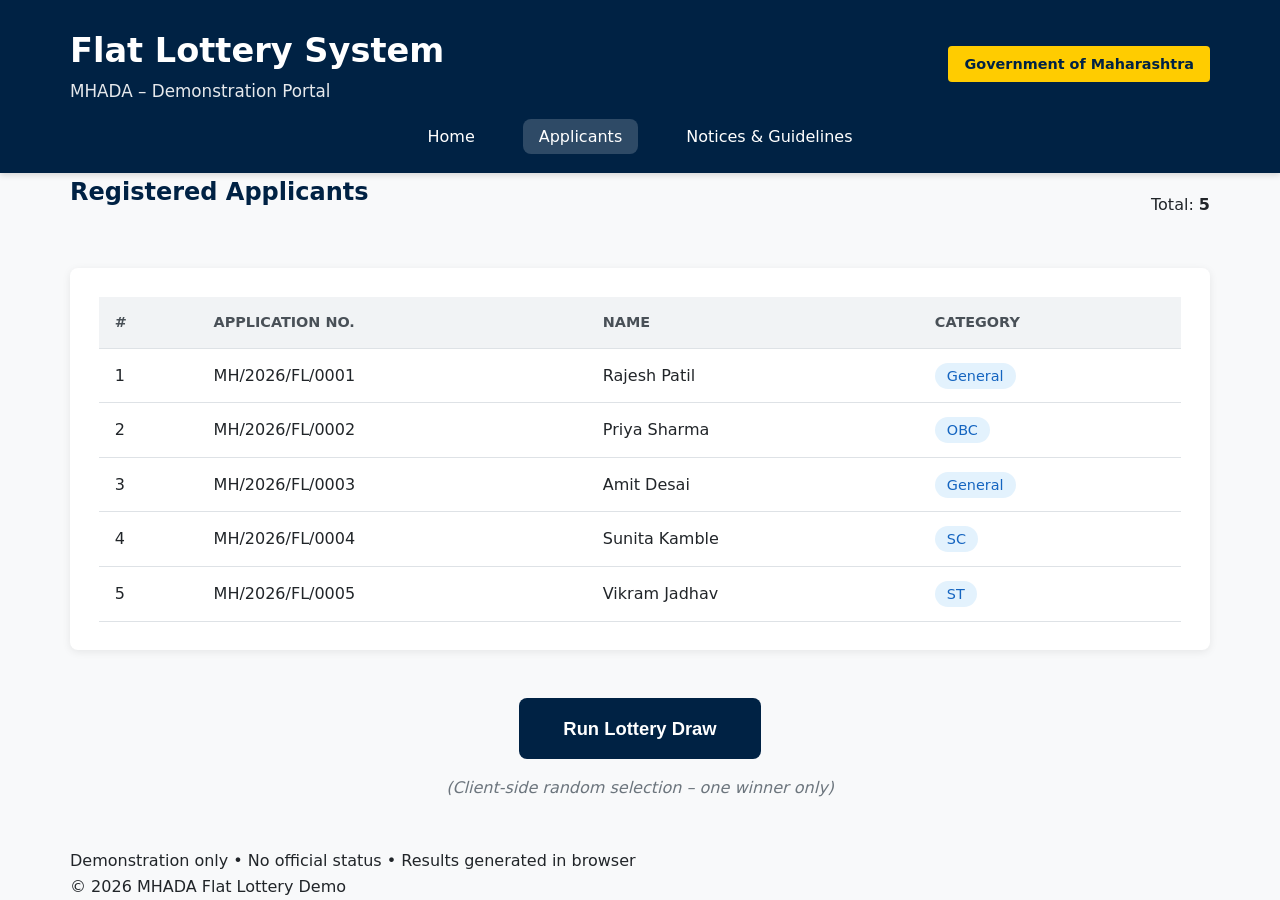
<file: applicants.html>
<!DOCTYPE html>
<html lang="en">
<head>
  <meta charset="UTF-8" />
  <meta name="viewport" content="width=device-width, initial-scale=1.0"/>
  <title>MHADA Flat Lottery – Applicants</title>
  <link rel="stylesheet" href="styles.css"/>
  <script src="data.js" defer></script>
  <script src="main.js" defer></script>
</head>
<body>

<header class="site-header">
  <div class="container">
    <div class="header-top">
      <div class="branding">
        <h1>Flat Lottery System</h1>
        <p class="tagline">MHADA – Demonstration Portal</p>
      </div>
      <div class="gov-mark">Government of Maharashtra</div>
    </div>

    <nav class="main-nav" aria-label="Main navigation">
      <ul>
        <li><a href="home.html">Home</a></li>
        <li><a href="applicants.html" aria-current="page">Applicants</a></li>
        <li><a href="notices.html">Notices & Guidelines</a></li>
      </ul>
    </nav>
  </div>
</header>

<main class="container">
  <div class="page-header">
    <h2>Registered Applicants</h2>
    <div class="stats">Total: <strong id="total-applicants">—</strong></div>
  </div>

  <div class="card table-card">
    <div class="table-responsive">
      <table>
        <thead>
          <tr>
            <th>#</th>
            <th>Application No.</th>
            <th>Name</th>
            <th>Category</th>
          </tr>
        </thead>
        <tbody id="applicant-table-body"></tbody>
      </table>
    </div>
  </div>

  <div class="draw-section">
    <button type="button" class="btn btn-primary btn-large" onclick="runLottery()">
      Run Lottery Draw
    </button>
    <p class="hint">(Client-side random selection – one winner only)</p>
  </div>
</main>

<footer class="site-footer">
  <div class="container">
    <p>Demonstration only • No official status • Results generated in browser</p>
    <p>© 2026 MHADA Flat Lottery Demo</p>
  </div>
</footer>

</body>
</html>
</file>
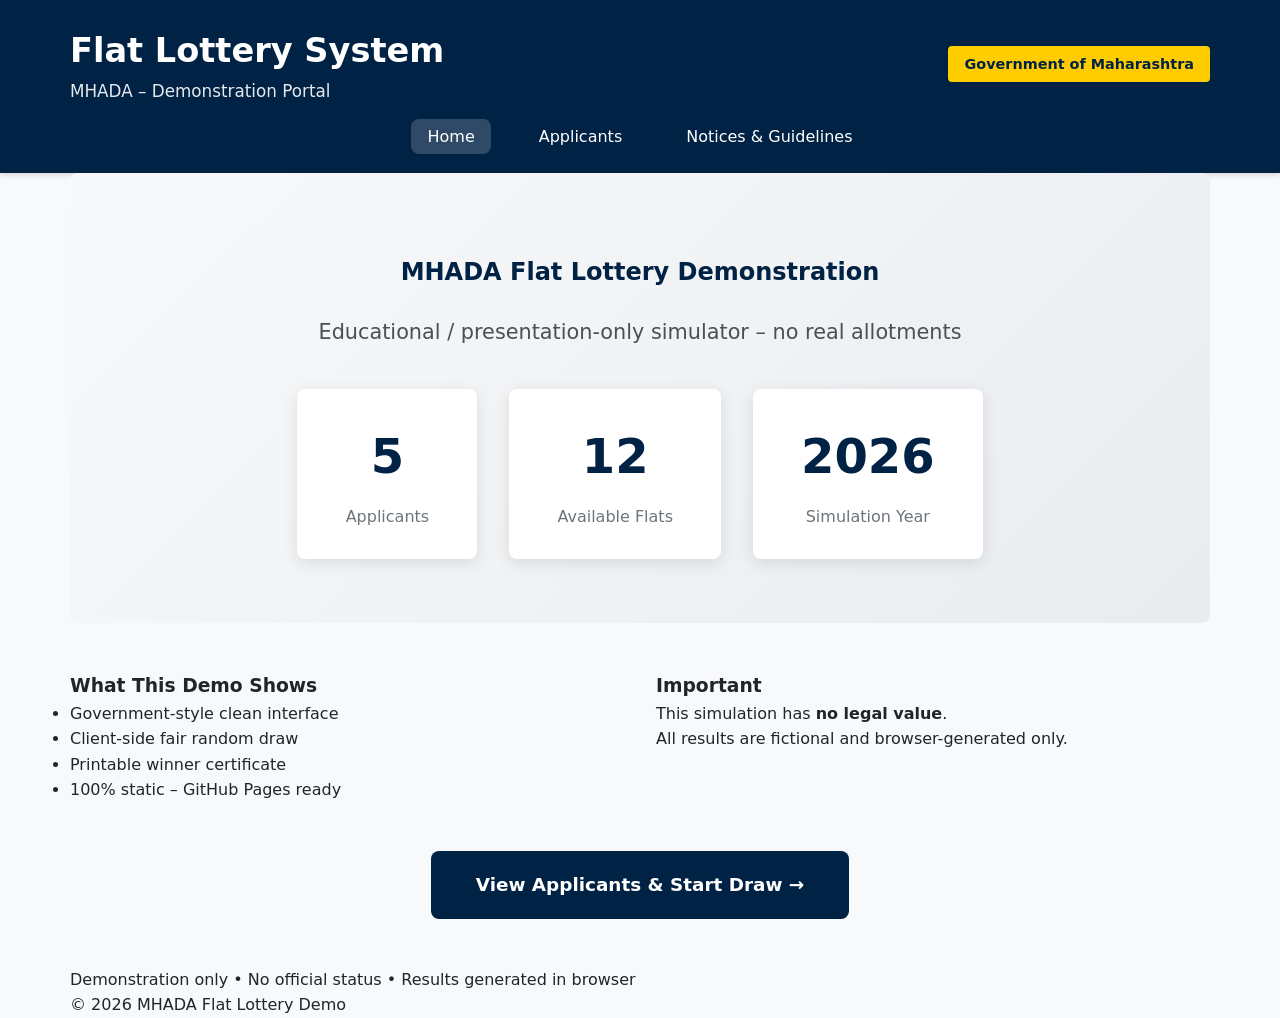
<file: home.html>
<!DOCTYPE html>
<html lang="en">
<head>
  <meta charset="UTF-8" />
  <meta name="viewport" content="width=device-width, initial-scale=1.0"/>
  <title>MHADA Flat Lottery – Demo Home</title>
  <link rel="stylesheet" href="styles.css"/>
  <script src="data.js" defer></script>
  <script src="main.js" defer></script>
</head>
<body>

<header class="site-header">
  <div class="container">
    <div class="header-top">
      <div class="branding">
        <h1>Flat Lottery System</h1>
        <p class="tagline">MHADA – Demonstration Portal</p>
      </div>
      <div class="gov-mark">Government of Maharashtra</div>
    </div>

    <nav class="main-nav" aria-label="Main navigation">
      <ul>
        <li><a href="home.html" aria-current="page">Home</a></li>
        <li><a href="applicants.html">Applicants</a></li>
        <li><a href="notices.html">Notices & Guidelines</a></li>
      </ul>
    </nav>
  </div>
</header>

<main class="container">
  <section class="hero">
    <h2>MHADA Flat Lottery Demonstration</h2>
    <p class="lead">Educational / presentation-only simulator – no real allotments</p>

    <div class="stats-grid">
      <div class="stat-box">
        <div class="stat-value" id="stats-applicants">—</div>
        <div class="stat-label">Applicants</div>
      </div>
      <div class="stat-box">
        <div class="stat-value" id="stats-flats">—</div>
        <div class="stat-label">Available Flats</div>
      </div>
      <div class="stat-box">
        <div class="stat-value">2026</div>
        <div class="stat-label">Simulation Year</div>
      </div>
    </div>
  </section>

  <section class="features">
    <div class="feature-card">
      <h3>What This Demo Shows</h3>
      <ul>
        <li>Government-style clean interface</li>
        <li>Client-side fair random draw</li>
        <li>Printable winner certificate</li>
        <li>100% static – GitHub Pages ready</li>
      </ul>
    </div>
    <div class="feature-card warning">
      <h3>Important</h3>
      <p class="highlight">This simulation has <strong>no legal value</strong>.<br>All results are fictional and browser-generated only.</p>
    </div>
  </section>

  <div class="cta">
    <a href="applicants.html" class="btn btn-primary btn-large">View Applicants & Start Draw →</a>
  </div>
</main>

<footer class="site-footer">
  <div class="container">
    <p>Demonstration only • No official status • Results generated in browser</p>
    <p>© 2026 MHADA Flat Lottery Demo</p>
  </div>
</footer>

</body>
</html>
</file>
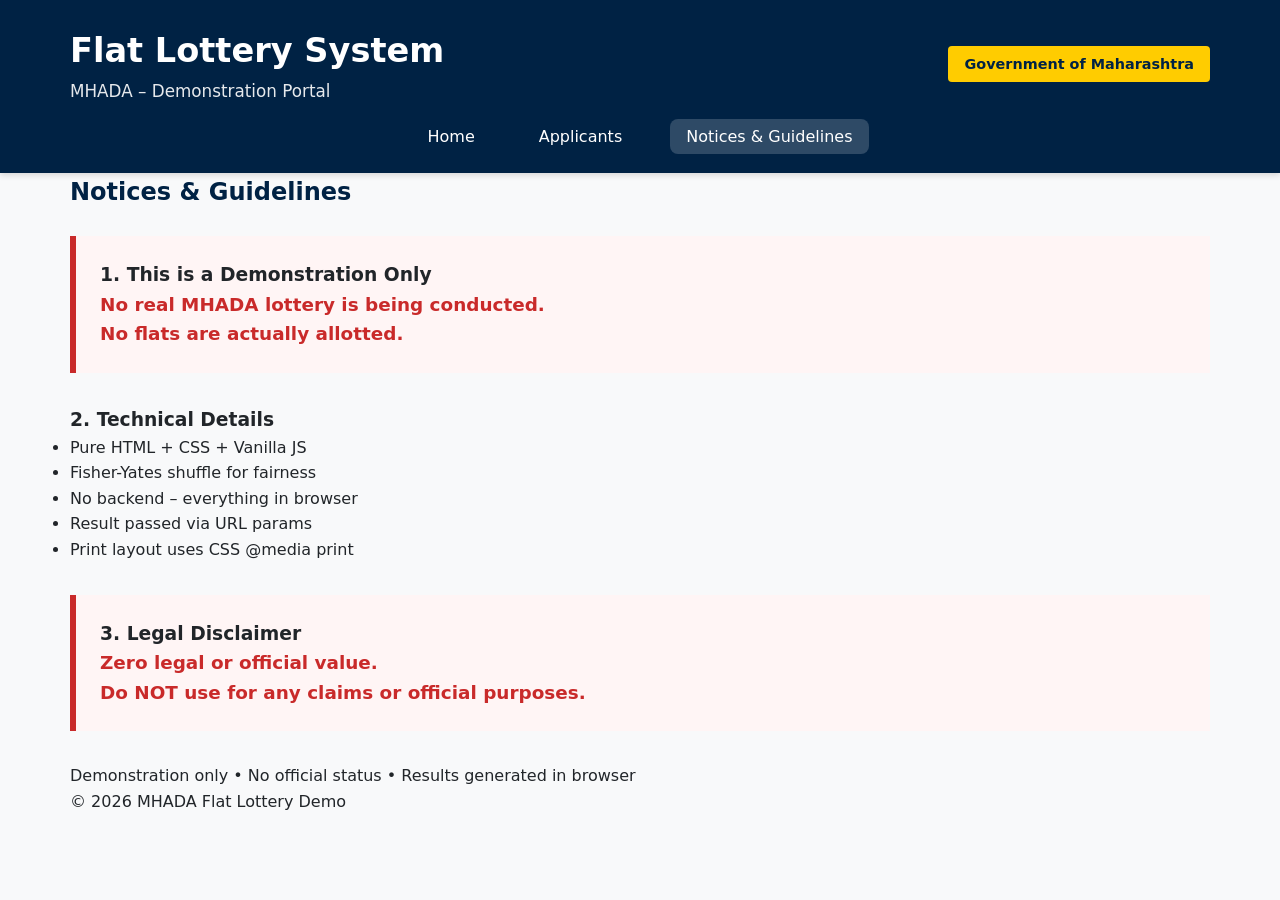
<file: notice.html>
<!DOCTYPE html>
<html lang="en">
<head>
  <meta charset="UTF-8" />
  <meta name="viewport" content="width=device-width, initial-scale=1.0"/>
  <title>MHADA Flat Lottery – Notices</title>
  <link rel="stylesheet" href="styles.css"/>
  <script src="data.js" defer></script>
  <script src="main.js" defer></script>
</head>
<body>

<header class="site-header">
  <div class="container">
    <div class="header-top">
      <div class="branding">
        <h1>Flat Lottery System</h1>
        <p class="tagline">MHADA – Demonstration Portal</p>
      </div>
      <div class="gov-mark">Government of Maharashtra</div>
    </div>

    <nav class="main-nav" aria-label="Main navigation">
      <ul>
        <li><a href="home.html">Home</a></li>
        <li><a href="applicants.html">Applicants</a></li>
        <li><a href="notices.html" aria-current="page">Notices & Guidelines</a></li>
      </ul>
    </nav>
  </div>
</header>

<main class="container">
  <h2>Notices & Guidelines</h2>

  <div class="notice warning">
    <h3>1. This is a Demonstration Only</h3>
    <p class="strong">No real MHADA lottery is being conducted.<br>No flats are actually allotted.</p>
  </div>

  <div class="notice">
    <h3>2. Technical Details</h3>
    <ul>
      <li>Pure HTML + CSS + Vanilla JS</li>
      <li>Fisher-Yates shuffle for fairness</li>
      <li>No backend – everything in browser</li>
      <li>Result passed via URL params</li>
      <li>Print layout uses CSS @media print</li>
    </ul>
  </div>

  <div class="notice warning">
    <h3>3. Legal Disclaimer</h3>
    <p class="strong">Zero legal or official value.<br>Do NOT use for any claims or official purposes.</p>
  </div>
</main>

<footer class="site-footer">
  <div class="container">
    <p>Demonstration only • No official status • Results generated in browser</p>
    <p>© 2026 MHADA Flat Lottery Demo</p>
  </div>
</footer>

</body>
</html>
</file>
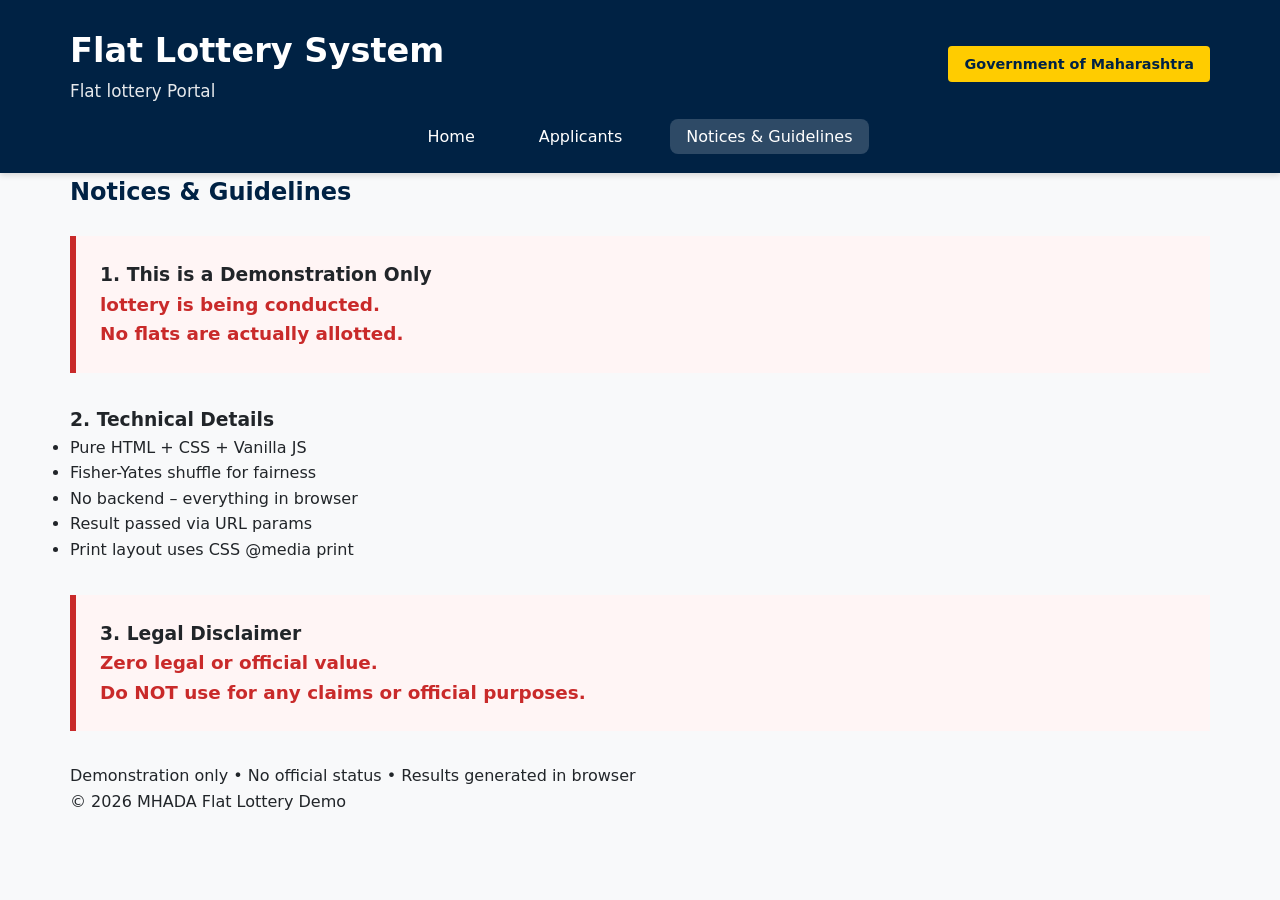
<file: notices.html>
<!DOCTYPE html>
<html lang="en">
<head>
  <meta charset="UTF-8" />
  <meta name="viewport" content="width=device-width, initial-scale=1.0"/>
  <title> Flat Lottery – Notices</title>
  <link rel="stylesheet" href="styles.css"/>
  <script src="data.js" defer></script>
  <script src="main.js" defer></script>
</head>
<body>

<header class="site-header">
  <div class="container">
    <div class="header-top">
      <div class="branding">
        <h1>Flat Lottery System</h1>
        <p class="tagline">Flat lottery Portal</p>
      </div>
      <div class="gov-mark">Government of Maharashtra</div>
    </div>

    <nav class="main-nav" aria-label="Main navigation">
      <ul>
        <li><a href="home.html">Home</a></li>
        <li><a href="applicants.html">Applicants</a></li>
        <li><a href="notices.html" aria-current="page">Notices & Guidelines</a></li>
      </ul>
    </nav>
  </div>
</header>

<main class="container">
  <h2>Notices & Guidelines</h2>

  <div class="notice warning">
    <h3>1. This is a Demonstration Only</h3>
    <p class="strong">lottery is being conducted.<br>No flats are actually allotted.</p>
  </div>

  <div class="notice">
    <h3>2. Technical Details</h3>
    <ul>
      <li>Pure HTML + CSS + Vanilla JS</li>
      <li>Fisher-Yates shuffle for fairness</li>
      <li>No backend – everything in browser</li>
      <li>Result passed via URL params</li>
      <li>Print layout uses CSS @media print</li>
    </ul>
  </div>

  <div class="notice warning">
    <h3>3. Legal Disclaimer</h3>
    <p class="strong">Zero legal or official value.<br>Do NOT use for any claims or official purposes.</p>
  </div>
</main>

<footer class="site-footer">
  <div class="container">
    <p>Demonstration only • No official status • Results generated in browser</p>
    <p>© 2026 MHADA Flat Lottery Demo</p>
  </div>
</footer>

</body>
</html>
</file>
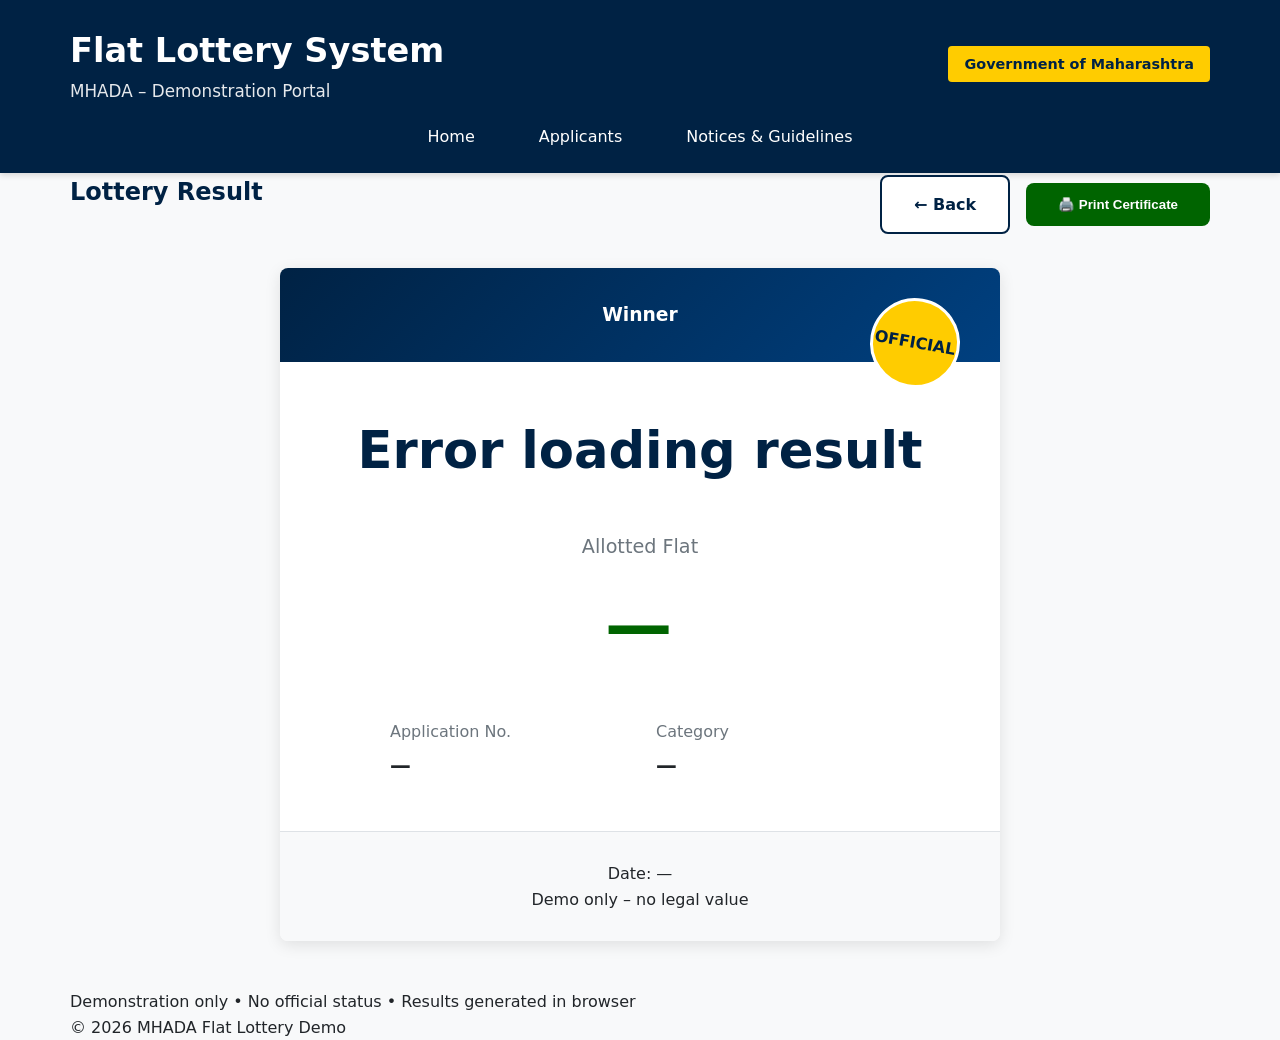
<file: result.html>
<!DOCTYPE html>
<html lang="en">
<head>
  <meta charset="UTF-8" />
  <meta name="viewport" content="width=device-width, initial-scale=1.0"/>
  <title>MHADA Flat Lottery – Result</title>
  <link rel="stylesheet" href="styles.css"/>
  <script src="data.js" defer></script>
  <script src="main.js" defer></script>
</head>
<body>

<header class="site-header">
  <div class="container">
    <div class="header-top">
      <div class="branding">
        <h1>Flat Lottery System</h1>
        <p class="tagline">MHADA – Demonstration Portal</p>
      </div>
      <div class="gov-mark">Government of Maharashtra</div>
    </div>

    <nav class="main-nav" aria-label="Main navigation">
      <ul>
        <li><a href="home.html">Home</a></li>
        <li><a href="applicants.html">Applicants</a></li>
        <li><a href="notices.html">Notices & Guidelines</a></li>
      </ul>
    </nav>
  </div>
</header>

<main class="container">
  <div class="page-header">
    <h2>Lottery Result</h2>
    <div class="actions">
      <a href="applicants.html" class="btn btn-outline">← Back</a>
      <button type="button" class="btn btn-print" onclick="window.print()">
        🖨️ Print Certificate
      </button>
    </div>
  </div>

  <article class="result-box">
    <div class="result-header">
      <div class="seal">OFFICIAL</div>
      <h3>Winner</h3>
    </div>
    <div class="result-content">
      <h1 class="winner-name" id="winner-name">—</h1>
      <div class="flat-block">
        <div class="flat-label">Allotted Flat</div>
        <div class="flat-number" id="flat-number">—</div>
      </div>
      <dl class="result-details">
        <div>
          <dt>Application No.</dt>
          <dd id="winner-app-no">—</dd>
        </div>
        <div>
          <dt>Category</dt>
          <dd id="winner-category">—</dd>
        </div>
      </dl>
    </div>
    <div class="result-meta">
      <p>Date: <time id="result-date">—</time></p>
      <p class="disclaimer">Demo only – no legal value</p>
    </div>
  </article>

  <!-- Print-only version -->
  <div class="print-only">
    <div class="certificate">
      <header class="cert-head">
        <div class="cert-emblem">GOVERNMENT OF MAHARASHTRA</div>
        <h1>MHADA FLAT LOTTERY</h1>
        <h2>Winner Certificate – Demo</h2>
      </header>

      <section class="cert-body">
        <p>This is to certify that</p>
        <h3 id="cert-winner-name" class="cert-name">—</h3>
        <p>Application No. <strong id="cert-winner-app-no">—</strong></p>
        <p>has been selected in this demonstration draw and allotted:</p>

        <div class="cert-flat">
          <div class="cert-flat-label">Flat No.</div>
          <div class="cert-flat-value" id="cert-flat-number">—</div>
        </div>

        <p class="cert-date">Mumbai, <span id="cert-date">—</span></p>
      </section>

      <footer class="cert-footer">
        <div class="signature">
          <div class="line"></div>
          <p>Authorised Signatory (Demo)</p>
        </div>
        <div class="cert-seal-big">MHADA</div>
      </footer>

      <p class="cert-footnote">
        Generated by client-side JavaScript • For demonstration only • No legal validity
      </p>
    </div>
  </div>
</main>

<footer class="site-footer">
  <div class="container">
    <p>Demonstration only • No official status • Results generated in browser</p>
    <p>© 2026 MHADA Flat Lottery Demo</p>
  </div>
</footer>

</body>
</html>
</file>
<file: styles.css>
:root {
  --color-primary:    #002244;
  --color-accent:     #006400;
  --color-warning:    #c92a2a;
  --color-light:      #f8f9fa;
  --color-gray:       #6c757d;
  --color-border:     #dee2e6;
  --radius:           8px;
  --shadow-sm:        0 2px 8px rgba(0,0,0,0.08);
  --shadow-md:        0 4px 16px rgba(0,0,0,0.1);
}

* {
  margin: 0;
  padding: 0;
  box-sizing: border-box;
}

body {
  font-family: system-ui, sans-serif;
  background: var(--color-light);
  color: #212529;
  line-height: 1.6;
}

.container {
  max-width: 1180px;
  margin: 0 auto;
  padding: 0 20px;
}

/* ── Header ──────────────────────────────────────── */
.site-header {
  background: var(--color-primary);
  color: white;
  padding: 1.5rem 0;
  box-shadow: 0 2px 6px rgba(0,0,0,0.15);
}

.header-top {
  display: flex;
  justify-content: space-between;
  align-items: center;
  flex-wrap: wrap;
  gap: 1rem;
}

.branding h1 {
  font-size: 2.1rem;
}

.tagline {
  opacity: 0.9;
  font-size: 1.05rem;
}

.gov-mark {
  background: #ffcc00;
  color: var(--color-primary);
  padding: 0.4rem 1rem;
  border-radius: 4px;
  font-weight: 700;
  font-size: 0.9rem;
}

.main-nav ul {
  list-style: none;
  display: flex;
  justify-content: center;
  gap: 2rem;
  margin-top: 1.2rem;
  flex-wrap: wrap;
}

.main-nav a {
  color: white;
  text-decoration: none;
  font-weight: 500;
  padding: 0.5rem 1rem;
  border-radius: var(--radius);
  transition: 0.2s;
}

.main-nav a:hover,
.main-nav a[aria-current="page"] {
  background: rgba(255,255,255,0.18);
}

/* ── Common ──────────────────────────────────────── */
h2 { color: var(--color-primary); margin-bottom: 1.5rem; }
.card {
  background: white;
  border-radius: var(--radius);
  box-shadow: var(--shadow-sm);
  padding: 1.8rem;
  margin-bottom: 2rem;
}

.btn {
  display: inline-block;
  padding: 0.9rem 2rem;
  border-radius: var(--radius);
  font-weight: 600;
  cursor: pointer;
  text-decoration: none;
  transition: all 0.2s;
}

.btn-primary {
  background: var(--color-primary);
  color: white;
  border: none;
}

.btn-primary:hover { background: #003366; transform: translateY(-1px); }

.btn-outline {
  border: 2px solid var(--color-primary);
  color: var(--color-primary);
  background: white;
}

.btn-outline:hover { background: #f0f4ff; }

.btn-print {
  background: var(--color-accent);
  color: white;
  border: none;
}

.btn-large { padding: 1.2rem 2.8rem; font-size: 1.15rem; }

/* ── Home ────────────────────────────────────────── */
.hero {
  text-align: center;
  padding: 5rem 1rem 4rem;
  background: linear-gradient(135deg, #f8f9fa, #e9ecef);
  border-radius: var(--radius);
  margin-bottom: 3rem;
}

.lead { font-size: 1.3rem; color: #495057; max-width: 800px; margin: 0 auto 2.5rem; }

.stats-grid {
  display: flex;
  justify-content: center;
  gap: 2rem;
  flex-wrap: wrap;
}

.stat-box {
  background: white;
  padding: 1.8rem 3rem;
  border-radius: var(--radius);
  box-shadow: var(--shadow-md);
  min-width: 180px;
  text-align: center;
}

.stat-value { font-size: 3rem; font-weight: 700; color: var(--color-primary); }

.stat-label { color: var(--color-gray); margin-top: 0.6rem; }

.features { display: grid; gap: 2rem; grid-template-columns: repeat(auto-fit, minmax(340px, 1fr)); }

.cta { text-align: center; padding: 3rem 0; }

/* ── Applicants ──────────────────────────────────── */
.page-header {
  display: flex;
  justify-content: space-between;
  align-items: center;
  flex-wrap: wrap;
  gap: 1rem;
  margin-bottom: 2rem;
}

.table-responsive { overflow-x: auto; }

table {
  width: 100%;
  border-collapse: collapse;
  min-width: 680px;
}

th, td { padding: 14px 16px; text-align: left; border-bottom: 1px solid var(--color-border); }

th {
  background: #f1f3f5;
  font-weight: 600;
  color: #495057;
  text-transform: uppercase;
  font-size: 0.9rem;
}

.tag {
  background: #e3f2fd;
  color: #1565c0;
  padding: 5px 12px;
  border-radius: 1rem;
  font-size: 0.9rem;
}

.draw-section { text-align: center; margin: 3rem 0; }

.hint { color: var(--color-gray); font-style: italic; margin-top: 1rem; }

/* ── Result ──────────────────────────────────────── */
.result-box {
  background: white;
  max-width: 720px;
  margin: 0 auto 3rem;
  border-radius: var(--radius);
  box-shadow: var(--shadow-md);
  overflow: hidden;
}

.result-header {
  background: linear-gradient(135deg, var(--color-primary), #004080);
  color: white;
  padding: 2rem;
  text-align: center;
  position: relative;
}

.seal {
  position: absolute;
  top: 30px;
  right: 40px;
  background: #ffcc00;
  color: var(--color-primary);
  width: 90px;
  height: 90px;
  border-radius: 50%;
  display: flex;
  align-items: center;
  justify-content: center;
  font-weight: bold;
  transform: rotate(10deg);
  border: 3px solid white;
}

.result-content { padding: 3rem 2.5rem; text-align: center; }

.winner-name { font-size: 3.2rem; font-weight: 700; color: var(--color-primary); margin-bottom: 1.8rem; }

.flat-block { margin: 2.5rem 0; }

.flat-label { color: var(--color-gray); font-size: 1.2rem; margin-bottom: 0.6rem; }

.flat-number { font-size: 4.2rem; font-weight: 900; color: var(--color-accent); letter-spacing: 3px; }

.result-details {
  display: grid;
  grid-template-columns: 1fr 1fr;
  gap: 2rem;
  max-width: 500px;
  margin: 2rem auto 0;
  text-align: left;
}

.result-details dt { color: var(--color-gray); font-size: 1rem; }

.result-details dd { font-size: 1.3rem; font-weight: 600; margin-top: 0.3rem; }

.result-meta { background: #f8f9fa; padding: 1.8rem; text-align: center; border-top: 1px solid var(--color-border); }

.actions { display: flex; gap: 1rem; align-items: center; flex-wrap: wrap; }

/* ── Print Certificate ───────────────────────────── */
.print-only { display: none; }

@media print {
  header, footer, .page-header, .result-box, .draw-section {
    display: none !important;
  }

  .print-only { display: block !important; }

  body { background: white; }

  .certificate {
    max-width: 21cm;
    margin: 0 auto;
    padding: 2cm 1.5cm;
    font-size: 14pt;
    line-height: 1.5;
  }

  .cert-head { text-align: center; border-bottom: 4px solid var(--color-primary); padding-bottom: 1.5cm; }

  .cert-emblem { font-size: 1.4em; font-weight: bold; color: var(--color-primary); }

  .cert-head h1 { font-size: 2.2em; margin: 0.8em 0 0.4em; }

  .cert-head h2 { font-size: 1.4em; color: #444; font-style: italic; }

  .cert-name { font-size: 2.6em; margin: 1.5em 0 0.8em; border-bottom: 3px solid #ccc; padding-bottom: 0.4em; display: inline-block; }

  .cert-flat {
    border: 3px dashed var(--color-primary);
    padding: 1.5cm;
    margin: 2.5cm auto;
    text-align: center;
    max-width: 16cm;
  }

  .cert-flat-label { font-size: 1.4em; margin-bottom: 0.8em; }

  .cert-flat-value { font-size: 4.5em; font-weight: 900; color: var(--color-accent); letter-spacing: 6px; }

  .cert-footer {
    display: flex;
    justify-content: space-between;
    margin-top: 5cm;
    border-top: 2px solid #777;
    padding-top: 2cm;
  }

  .signature { text-align: center; width: 45%; }

  .line { height: 3px; background: #333; margin: 0 auto 1.2em; width: 70%; }

  .cert-seal-big {
    width: 160px;
    height: 160px;
    border: 5px solid var(--color-primary);
    border-radius: 50%;
    display: flex;
    align-items: center;
    justify-content: center;
    font-size: 2.2em;
    font-weight: bold;
    color: var(--color-primary);
    transform: rotate(-8deg);
  }

  .cert-footnote {
    text-align: center;
    margin-top: 4cm;
    font-size: 0.95em;
    color: #555;
    border-top: 1px solid #aaa;
    padding-top: 1.5cm;
  }

  @page { size: A4; margin: 1.5cm; }
}

/* ── Notices ─────────────────────────────────────── */
.notice { margin-bottom: 2rem; }

.notice.warning {
  background: #fff5f5;
  border-left: 6px solid var(--color-warning);
  padding: 1.5rem;
}

.strong { font-weight: 700; color: var(--color-warning); font-size: 1.15rem; }

/* ── Responsive ──────────────────────────────────── */
@media (max-width: 768px) {
  .header-top { flex-direction: column; text-align: center; }
  .main-nav ul { gap: 1.2rem; }
  .stats-grid { flex-direction: column; }
  .result-details { grid-template-columns: 1fr; }
  .winner-name { font-size: 2.4rem; }
  .flat-number { font-size: 3.2rem; }
}
</file>
